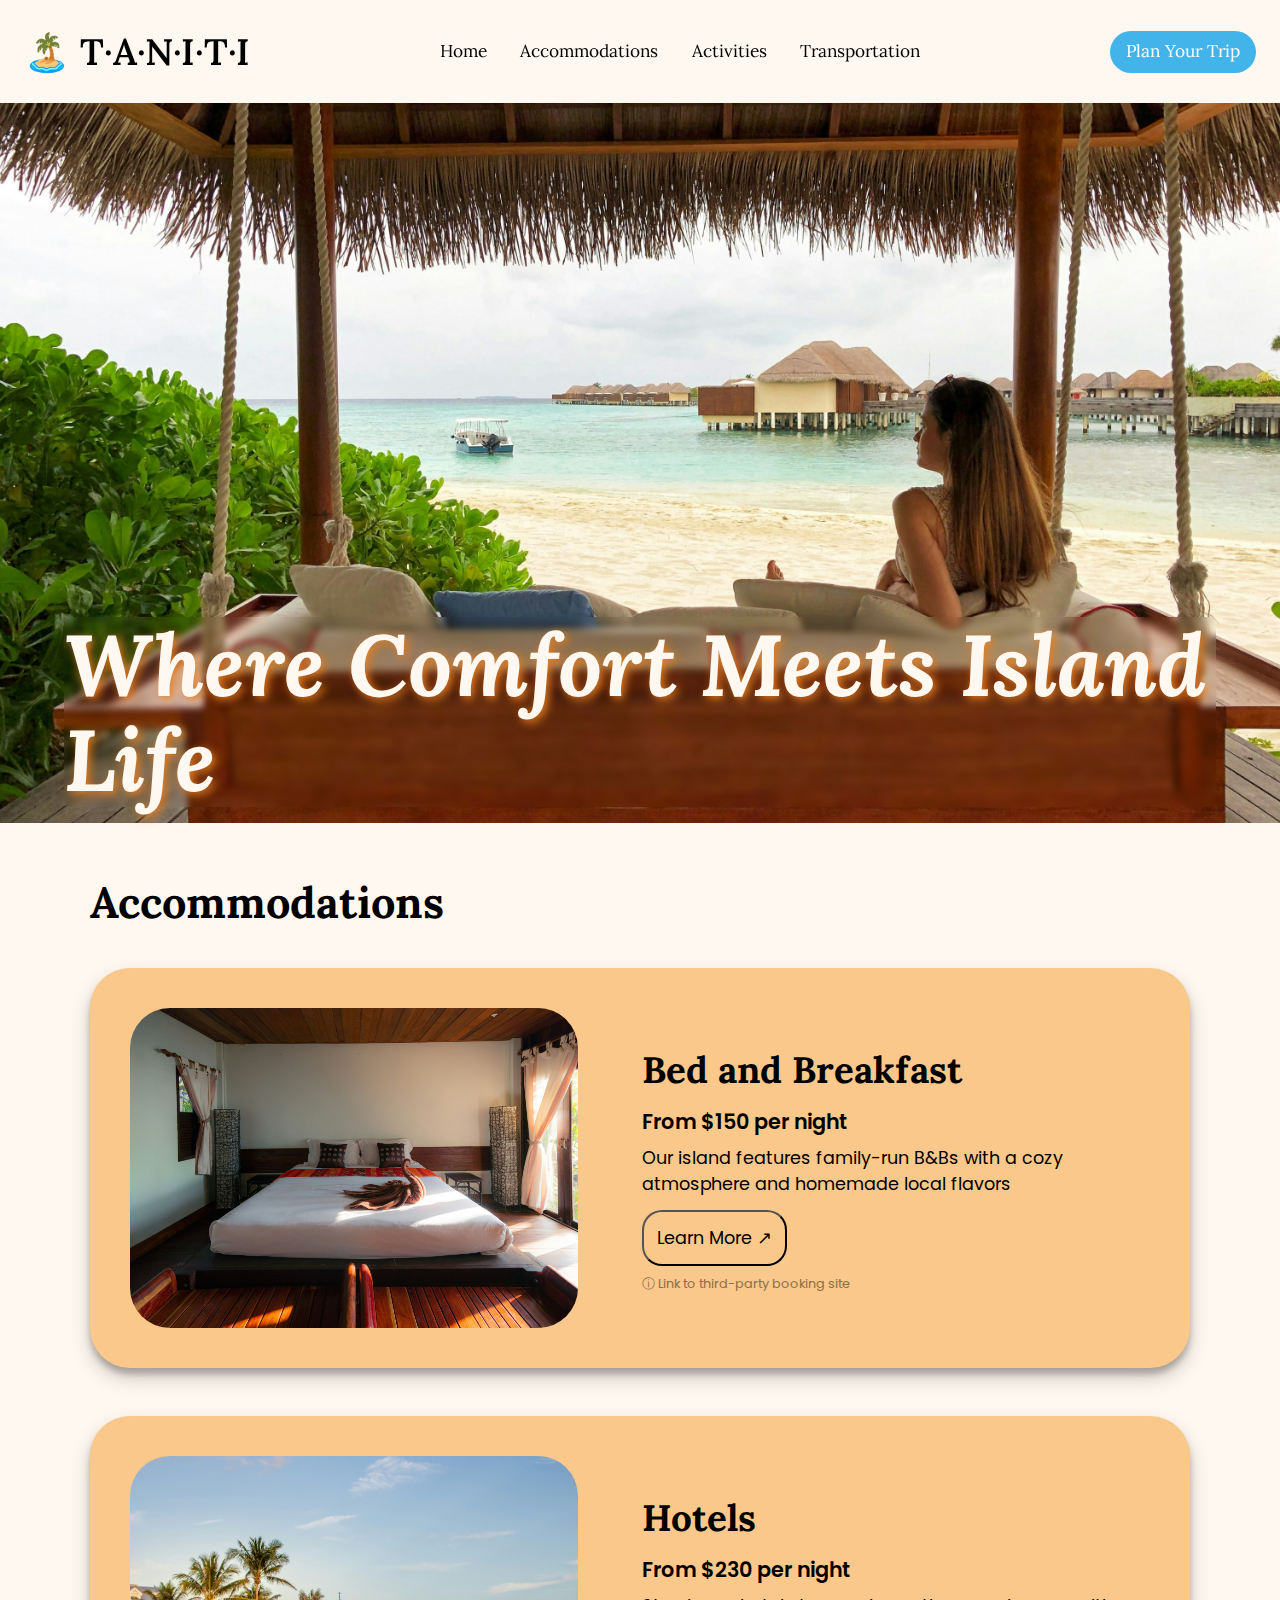
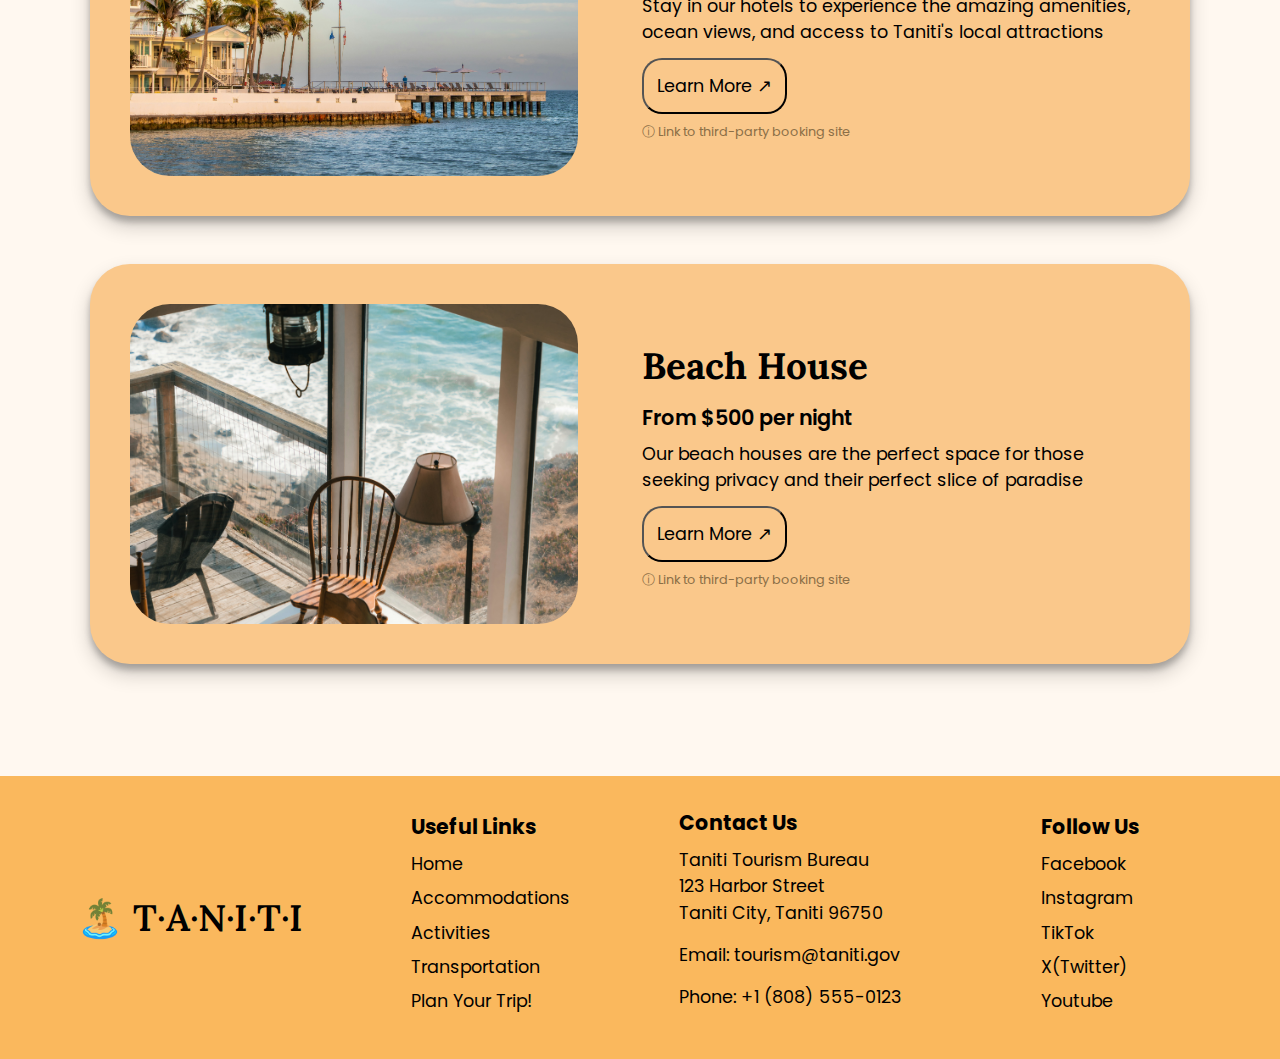
<file: accommodations.html>
<!DOCTYPE html>
<html lang="en">
<head>
    <meta charset="UTF-8">
    <meta name="viewport" content="width=device-width, initial-scale=1.0">
    <link rel="stylesheet" href="style.css" >
    <title>Taniti Accommodations</title>
</head>
<body>
    <nav>
        <div class="navbar-container">
            <a href="index.html"><div id="logo">🏝️ T&#183;A&#183;N&#183;I&#183;T&#183;I</div></a>
            <ul>
                <li><a href="index.html">Home</a></li>
                <li><a href="accommodations.html">Accommodations</a></li>
                <li><a href="activities.html">Activities</a></li>
                <li><a href="transportation.html">Transportation</a></li>
            </ul>
            <a href="booking.html"><button class="cta-nav">Plan Your Trip</button></a>
        </div>

        <div class="hamburger">&#9776;</div>
    </nav>

    <section class="hero accommo-hero">
        <div class="home-hero-content">
            <h1>Where Comfort Meets Island Life</h1>
        </div>
    </section>

    <section class="page-content">
        <h2>Accommodations</h2>

        <div class="accommo-cards page-cards">
            <img src="images/accommo-bb.jpg" alt="photo of a room with a bed and a window with sunglight streaming in">
            <div class="flex-accommo">
                <h3 class="card-heading">Bed and Breakfast</h3>
                <p class="subheading">From $150 per night</p>
                <p class="subtext">Our island features family-run B&Bs with a cozy atmosphere and homemade local flavors</p>
                <button class="page-button">Learn More &nearr;</button>
                <p class="disclaimer">&#9432; Link to third-party booking site</p>
            </div>
        </div>

        <div class="accommo-cards page-cards">
            <img src="images/accommo-hotel.jpg" alt="photo of a room with a bed and a window with sunglight streaming in">
            <div class="flex-accommo">
                <h3 class="card-heading">Hotels</h3>
                <p class="subheading">From $230 per night</p>
                <p class="subtext">Stay in our hotels to experience the amazing amenities, ocean views, and access to Taniti's local attractions</p>
                <button class="page-button">Learn More &nearr;</button>
                <p class="disclaimer">&#9432; Link to third-party booking site</p>
            </div>
        </div>


        <div class="accommo-cards page-cards">
            <img src="images/accommo-beach-house.jpg" alt="photo of a room with a bed and a window with sunglight streaming in">
            <div class="flex-accommo">
                <h3 class="card-heading">Beach House</h3>
                <p class="subheading">From $500 per night</p>
                <p class="subtext">Our beach houses are the perfect space for those seeking privacy and their perfect slice of paradise</p>
                <button class="page-button">Learn More &nearr;</button>
                <p class="disclaimer">&#9432; Link to third-party booking site</p>
            </div>
        </div>
    </section>

    <footer>
        <div class="footer-container">
            
            <div class="column">
                <div id="logo">🏝️ T&#183;A&#183;N&#183;I&#183;T&#183;I</div>
            </div>
            <div class="column">
                <h3>Useful Links</h3>
                <ul>
                    <li><a href="index.html">Home</a></li>
                    <li><a href="accommodations.html">Accommodations</a></li>
                    <li><a href="activities.html">Activities</a></li>
                    <li><a href="transportation.html">Transportation</a></li>
                    <li><a href="booking.html">Plan Your Trip!</a></li>
                </ul>
            </div>
            <div class="column">
                <h3>Contact Us</h3>
                <p class="footer-margin">
                    Taniti Tourism Bureau<br>
                    123 Harbor Street<br>
                    Taniti City, Taniti 96750
                </p>
                <p class="footer-margin">
                    Email: <a href="#">tourism@taniti.gov</a>
                </p>
                <p class="footer-margin">
                    Phone: +1 (808) 555-0123
                </p>
            </div>
            <div class="column">
                <h3>Follow Us</h3>
                <ul>
                    <li><a href="#">Facebook</a></li>
                    <li><a href="#">Instagram</a></li>
                    <li><a href="#">TikTok</a></li>
                    <li><a href="#">X(Twitter)</a></li>
                    <li><a href="#">Youtube</a></li>
                </ul>
            </div>
        </div>
    </footer>

    <script>
        const hamburger = document.querySelector('.hamburger');
        const navBarContainer = document.querySelector('.navbar-container');

        hamburger.addEventListener('click', () => {
            navBarContainer.classList.toggle('active');
        });
    </script>
</body>
</html>
</file>
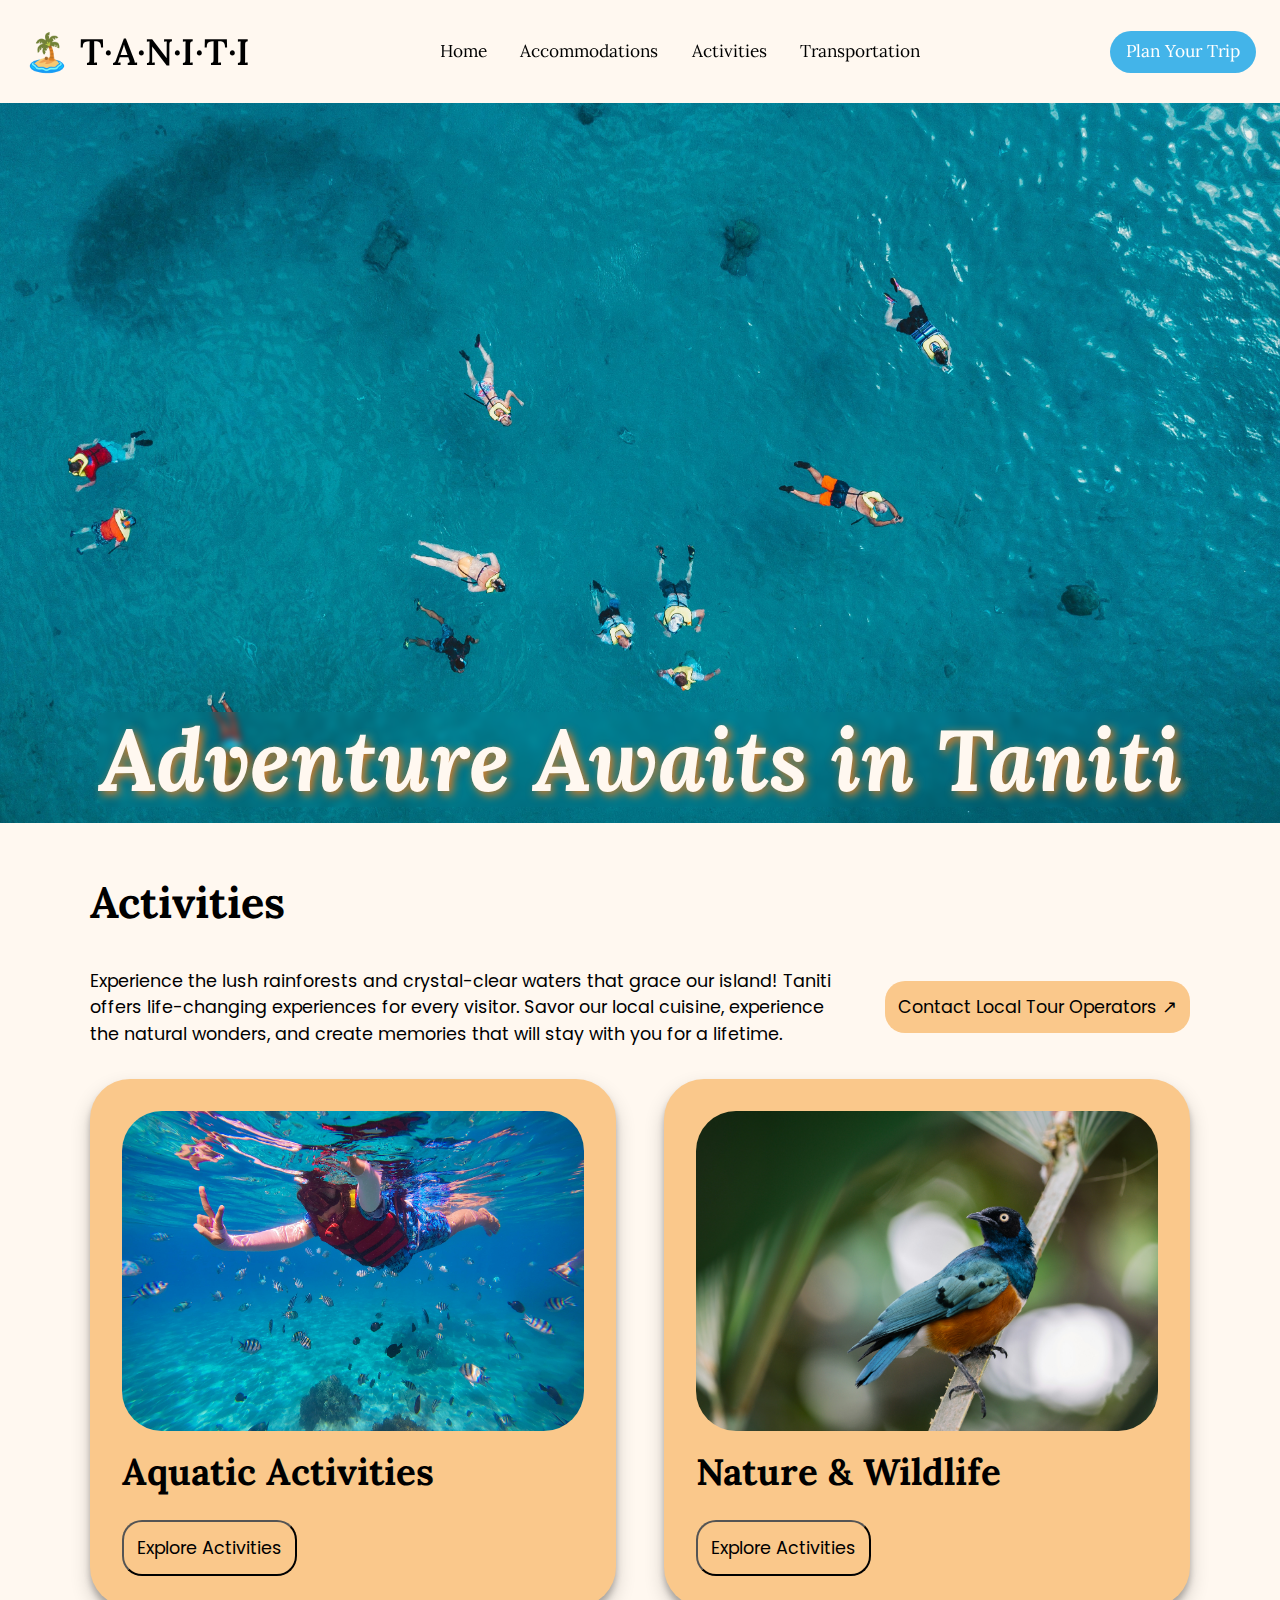
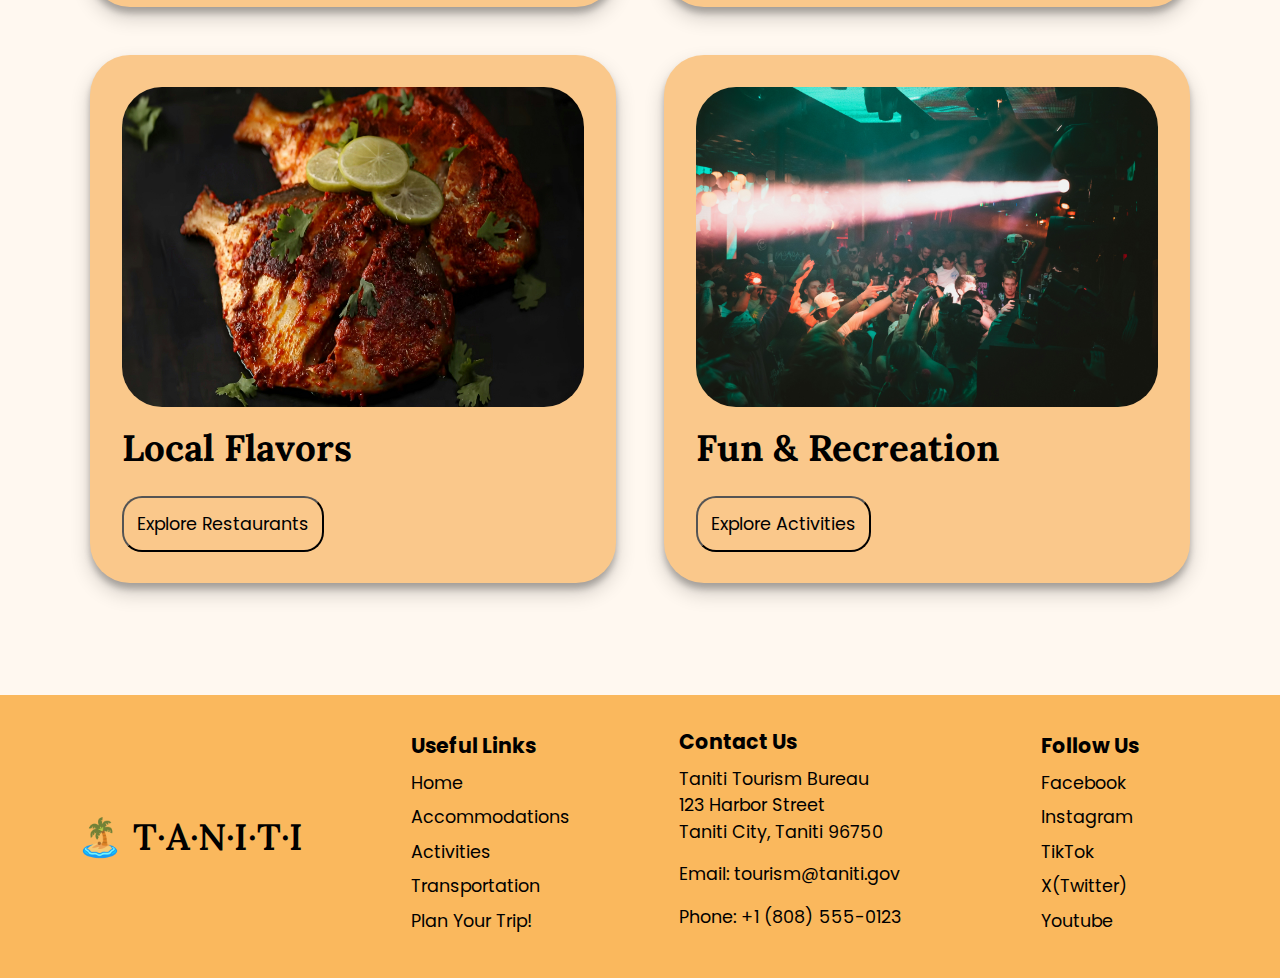
<file: activities.html>
<!DOCTYPE html>
<html lang="en">
<head>
    <meta charset="UTF-8">
    <meta name="viewport" content="width=device-width, initial-scale=1.0">
    <title>Activities</title>
    <link rel="stylesheet" href="style.css" >
</head>
<body>
    <nav>
        <div class="navbar-container">
            <a href="index.html"><div id="logo">🏝️ T&#183;A&#183;N&#183;I&#183;T&#183;I</div></a>
            <ul>
                <li><a href="index.html">Home</a></li>
                <li><a href="accommodations.html">Accommodations</a></li>
                <li><a href="activities.html">Activities</a></li>
                <li><a href="transportation.html">Transportation</a></li>
            </ul>

            <button class="cta-nav"><a href="booking.html">Plan Your Trip</a></button>
        </div>
        <div class="hamburger">&#9776;</div>
    </nav>

    <section class="hero act-hero">
        <div class="home-hero-content">
            <h1>Adventure Awaits in Taniti</h1>
        </div>
    </section>

    <section class="page-content">
        <h2>Activities</h2>
        <div class="intro-section">
            <p>Experience the lush rainforests and crystal-clear waters that grace our island! Taniti offers life-changing experiences for every visitor. Savor our local cuisine, experience the natural wonders, and create memories that will stay with you for a lifetime.</p>
            <button class="page-button act-button">Contact Local Tour Operators &nearr;</button>
        </div>

        <div class="act-grid-container">
            <div class="act-card page-cards">
                <img src="images/act-card-aqua.jpg" alt="person doing the 'peace' sign with their hands while snorkling underwater with fishes around them">
                <h3 class="card-heading">Aquatic Activities</h3>
                <button class="page-button">Explore Activities</button>
            </div>

            <div class="act-card page-cards">
                <img src="images/act-nature.jpg" alt="picture of a blue and light brown bird on a branch of a tropical plant">
                <h3 class="card-heading">Nature & Wildlife</h3>
                <button class="page-button">Explore Activities</button>
            </div>

            <div class="act-card page-cards">
                <img src="images/act-fish.jpg" alt="cooked fish with some limes and cilantro all, against a dark background">
                <h3 class="card-heading">Local Flavors</h3>
                <button class="page-button">Explore Restaurants</button>
            </div>

            <div class="act-card page-cards">
                <img src="images/act-fun.jpg" alt="crowd of people raising their hands up in a small, dimly lit area">
                <h3 class="card-heading">Fun & Recreation</h3>
                <button class="page-button">Explore Activities</button>
            </div>
        </div>
    </section>

    <footer>
        <div class="footer-container">
            
            <div class="column">
                <div id="logo">🏝️ T&#183;A&#183;N&#183;I&#183;T&#183;I</div>
            </div>
            <div class="column">
                <h3>Useful Links</h3>
                <ul>
                    <li><a href="index.html">Home</a></li>
                    <li><a href="accommodations.html">Accommodations</a></li>
                    <li><a href="activities.html">Activities</a></li>
                    <li><a href="transportation.html">Transportation</a></li>
                    <li><a href="booking.html">Plan Your Trip!</a></li>
                </ul>
            </div>
            <div class="column">
                <h3>Contact Us</h3>
                <p class="footer-margin">
                    Taniti Tourism Bureau<br>
                    123 Harbor Street<br>
                    Taniti City, Taniti 96750
                </p>
                <p class="footer-margin">
                    Email: <a href="#">tourism@taniti.gov</a>
                </p>
                <p class="footer-margin">
                    Phone: +1 (808) 555-0123
                </p>
            </div>
            <div class="column">
                <h3>Follow Us</h3>
                <ul>
                    <li><a href="#">Facebook</a></li>
                    <li><a href="#">Instagram</a></li>
                    <li><a href="#">TikTok</a></li>
                    <li><a href="#">X(Twitter)</a></li>
                    <li><a href="#">Youtube</a></li>
                </ul>
            </div>
        </div>
    </footer>

    <script>
        const hamburger = document.querySelector('.hamburger');
        const navBarContainer = document.querySelector('.navbar-container');

        hamburger.addEventListener('click', () => {
            navBarContainer.classList.toggle('active');
        });
    </script>
</body>
</html>
</file>
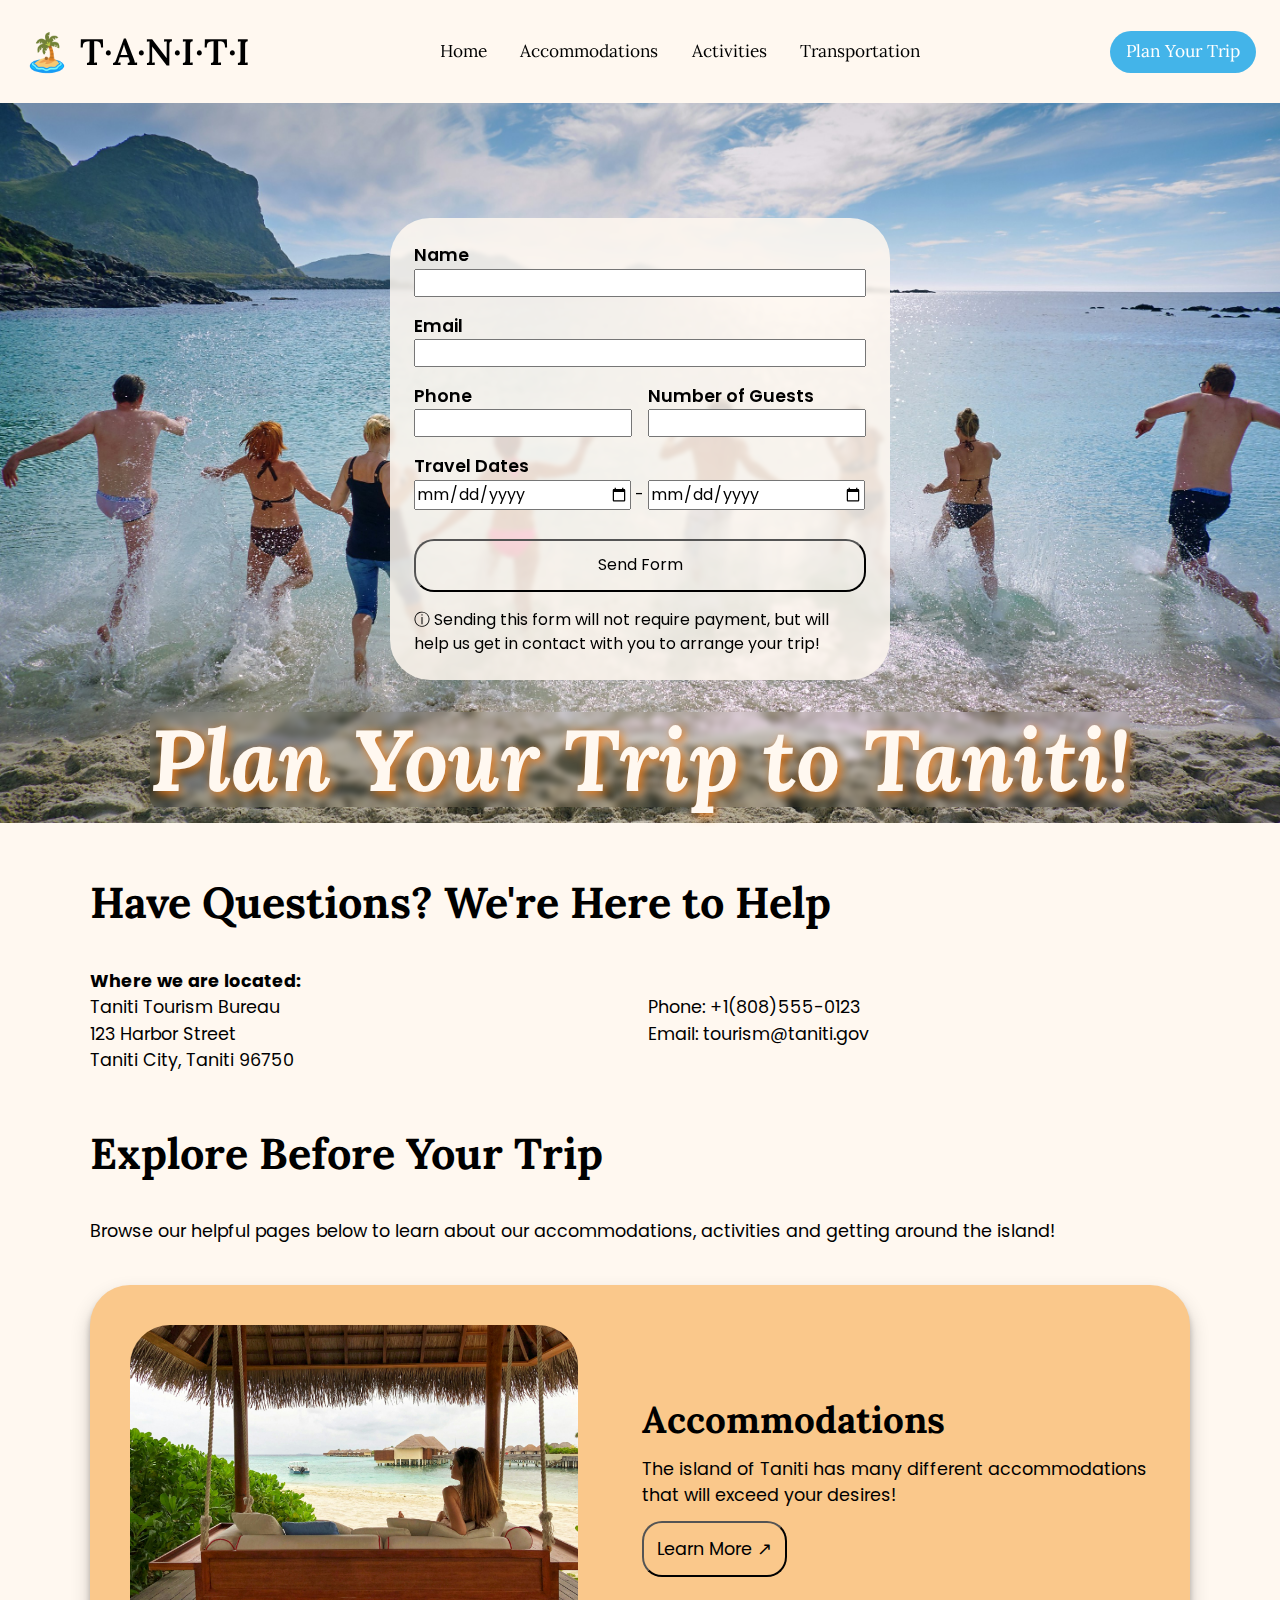
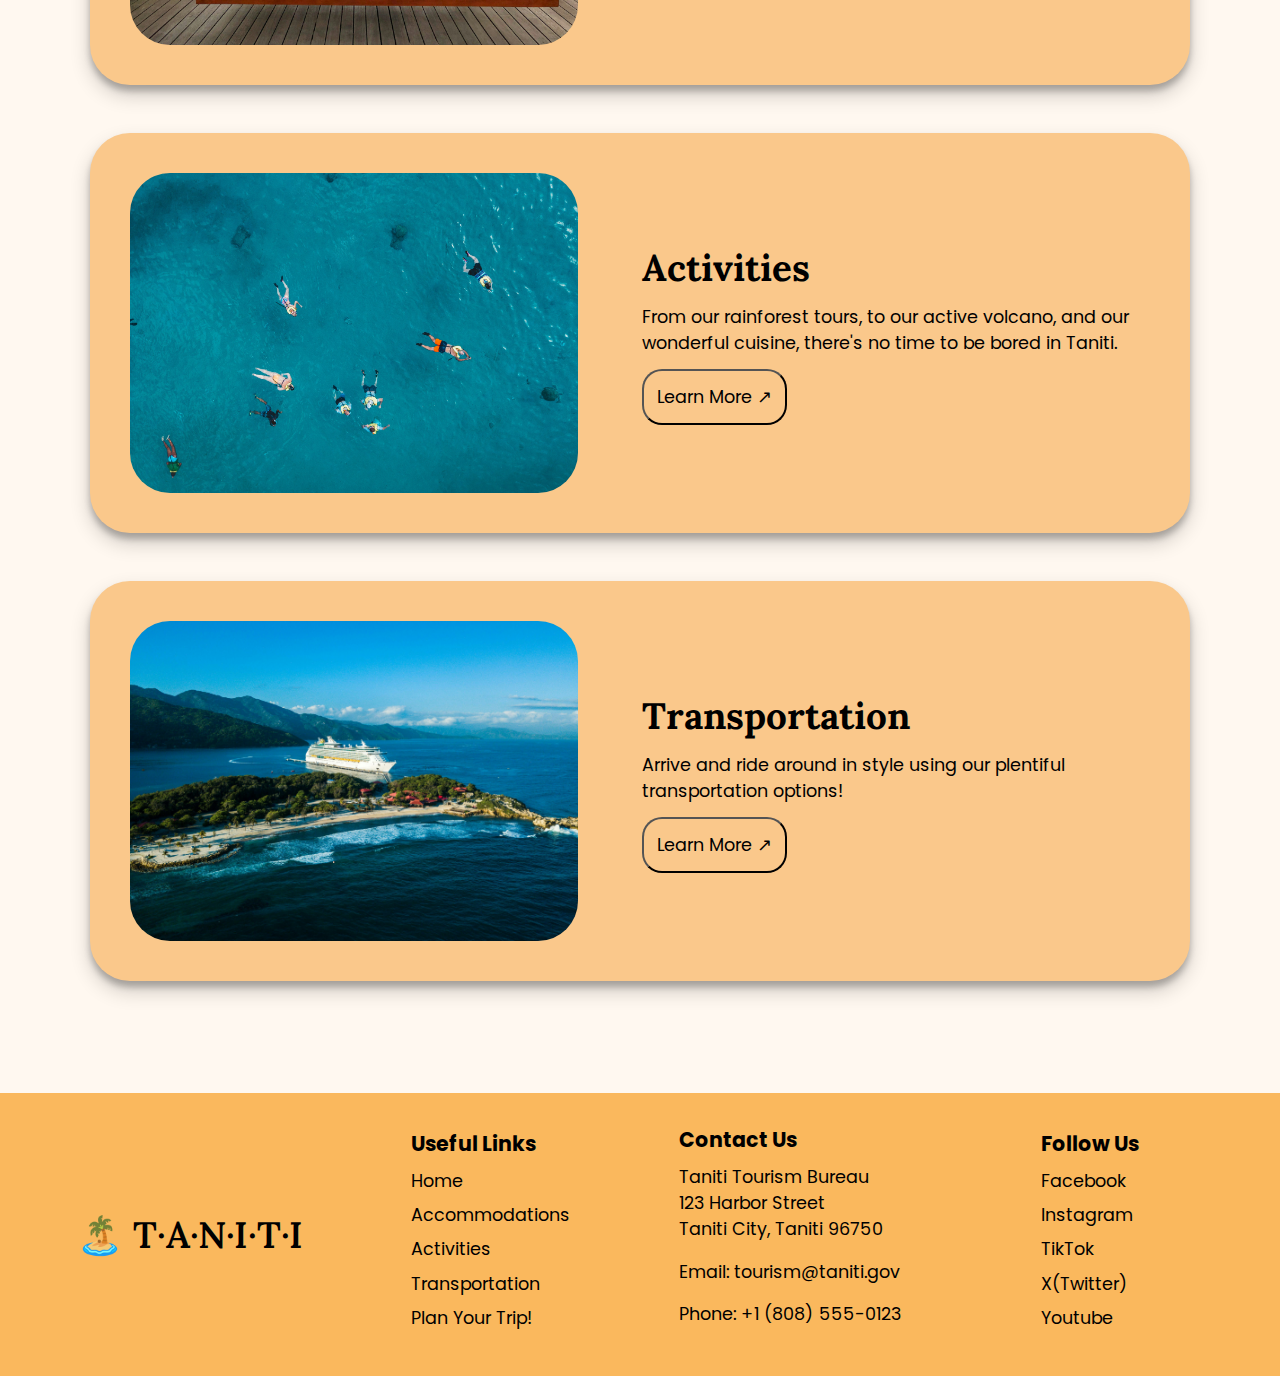
<file: booking.html>
<!DOCTYPE html>
<html lang="en">
<head>
    <meta charset="UTF-8">
    <meta name="viewport" content="width=device-width, initial-scale=1.0">
    <title>Book Your Trip!</title>
    <link rel="stylesheet" href="style.css" >
</head>
<body>
    <nav>
        <div class="navbar-container">
            <a href="index.html"><div id="logo">🏝️ T&#183;A&#183;N&#183;I&#183;T&#183;I</div></a>
            <ul>
                <li><a href="index.html">Home</a></li>
                <li><a href="accommodations.html">Accommodations</a></li>
                <li><a href="activities.html">Activities</a></li>
                <li><a href="transportation.html">Transportation</a></li>
            </ul>

            <a href="booking.html"><button class="cta-nav">Plan Your Trip</button></a>
        </div>
        <div class="hamburger">&#9776;</div>
    </nav>

    <section class="hero booking-hero">
        <form>
            <div class="form-group">
                <label for="name">Name</label><br>
                <input type="text" id="name" name="name"><br>
            </div>

            <div class="form-group">
                <label for="email">Email</label><br>
                <input type="email" id="email" name="email"><br>
            </div>

            <div class="form-group">
                <div class="grid-form">
                    <div>
                        <label for="phone">Phone</label><br>
                        <input type="tel" id="phone" name="phone"><br>            
                    </div>

                    <div>
                        <label for="guests">Number of Guests</label><br>
                        <input type="number" id="guests" name="guests"><br>            
                    </div>
                </div>
            </div>

            <div class="form-group">
                <label for="travel">Travel Dates</label><br>
                <input type="date" id="travel" name="travel"> - <input type="date" id="travel" name="travel"><br>
            </div>

            <button class="page-button" type="button" onclick="this.textContent='Request Sent!'; this.disabled=true;">Send Form</button>
            <p>&#9432; Sending this form will not require payment, but will help us get in contact with you to arrange your trip!</p>
        </form>
        <div class="home-hero-content">
            <h1>Plan Your Trip to Taniti!</h1>
        </div>
    </section>

    <section class="page-content">
        <h2>Have Questions? We're Here to Help</h2>
        <div class="grid-form">
            <div>
                <strong>Where we are located: </strong><br>
                    Taniti Tourism Bureau<br>
                    123 Harbor Street<br>
                    Taniti City, Taniti 96750
            </div>
            <div>
                <br>
                Phone: +1(808)555-0123<br>
                Email: tourism@taniti.gov
            </div>
        </div>

        <h2>Explore Before Your Trip</h2>
        <p class="margin-p-el">Browse our helpful pages below to learn about our accommodations, activities and getting around the island!</p>

        <div class="accommo-cards page-cards">
            <img src="images/accommo-hero.jpg" alt="woman sitting on a wide swing looking out at the ocean">
            <div class="flex-accommo">
                <h3 class="card-heading">Accommodations</h3>
                <p class="subtext">The island of Taniti has many different accommodations that will exceed your desires!</p>
                <a href="accommodations.html"><button class="page-button">Learn More &nearr;</button></a>
            </div>
        </div>

        <div class="accommo-cards page-cards">
            <img src="images/act-hero.jpg" alt="aerial view of many people swimming in blue ocean water with a turtle also in view to the side">
            <div class="flex-accommo">
                <h3 class="card-heading">Activities</h3>
                <p class="subtext">From our rainforest tours, to our active volcano, and our wonderful cuisine, there's no time to be bored in Taniti.</p>
                <a href="activities.html"><button class="page-button">Learn More &nearr;</button></a>
            </div>
        </div>

        <div class="accommo-cards page-cards">
            <img src="images/trans-hero.jpg" alt="cruise ship arriving to an island with greenery and beaches">
            <div class="flex-accommo">
                <h3 class="card-heading">Transportation</h3>
                <p class="subtext">Arrive and ride around in style using our plentiful transportation options!</p>
                <a href="transportation.html"><button class="page-button">Learn More &nearr;</button></a>
            </div>
        </div>


    </section>

    <footer>
        <div class="footer-container">
            
            <div class="column">
                <div id="logo">🏝️ T&#183;A&#183;N&#183;I&#183;T&#183;I</div>
            </div>
            <div class="column">
                <h3>Useful Links</h3>
                <ul>
                    <li><a href="index.html">Home</a></li>
                    <li><a href="accommodations.html">Accommodations</a></li>
                    <li><a href="activities.html">Activities</a></li>
                    <li><a href="transportation.html">Transportation</a></li>
                    <li><a href="booking.html">Plan Your Trip!</a></li>              
                </ul>
            </div>
            <div class="column">
                <h3>Contact Us</h3>
                <p class="footer-margin">
                    Taniti Tourism Bureau<br>
                    123 Harbor Street<br>
                    Taniti City, Taniti 96750
                </p>
                <p class="footer-margin">
                    Email: <a href="#">tourism@taniti.gov</a>
                </p>
                <p class="footer-margin">
                    Phone: +1 (808) 555-0123
                </p>
            </div>
            <div class="column">
                <h3>Follow Us</h3>
                <ul>
                    <li><a href="#">Facebook</a></li>
                    <li><a href="#">Instagram</a></li>
                    <li><a href="#">TikTok</a></li>
                    <li><a href="#">X(Twitter)</a></li>
                    <li><a href="#">Youtube</a></li>
                </ul>
            </div>
        </div>
    </footer>

    <script>
        const hamburger = document.querySelector('.hamburger');
        const navBarContainer = document.querySelector('.navbar-container');

        hamburger.addEventListener('click', () => {
            navBarContainer.classList.toggle('active');
        });
    </script>
</body>
</body>
</html>
</file>
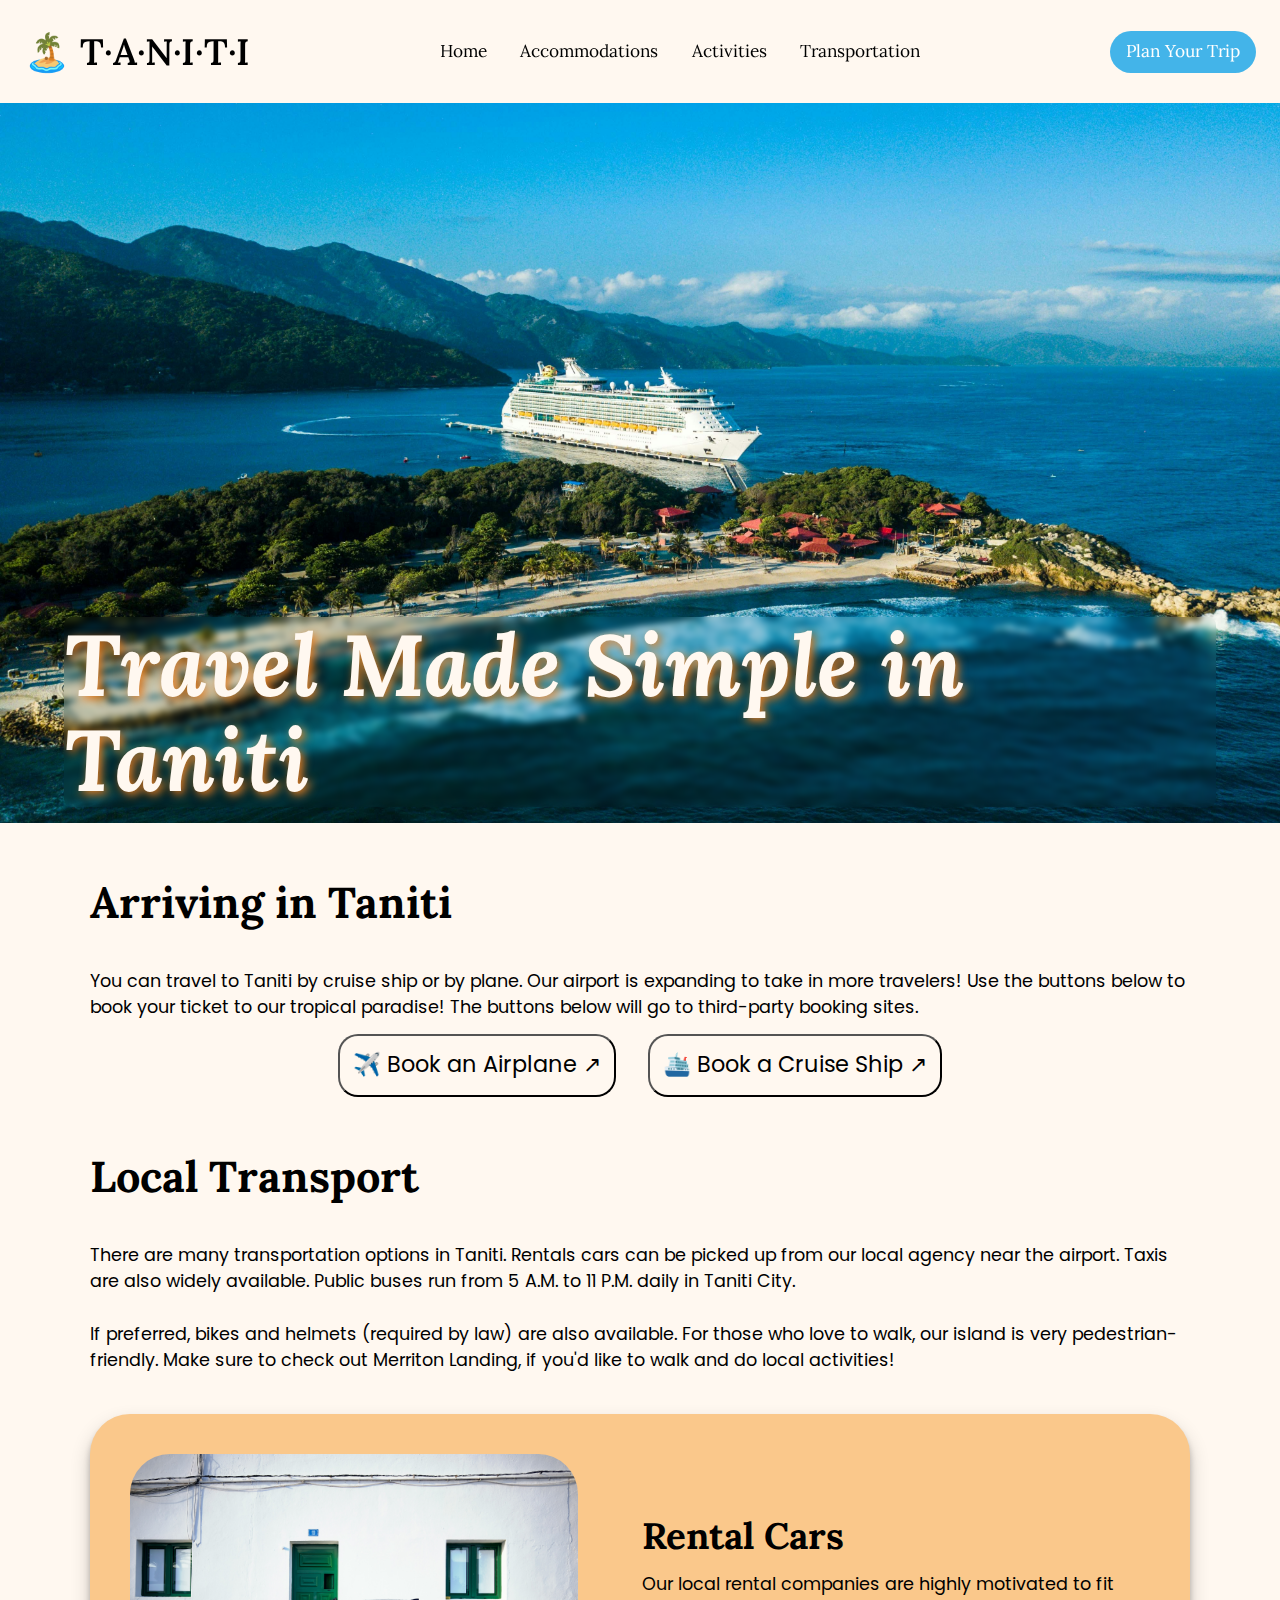
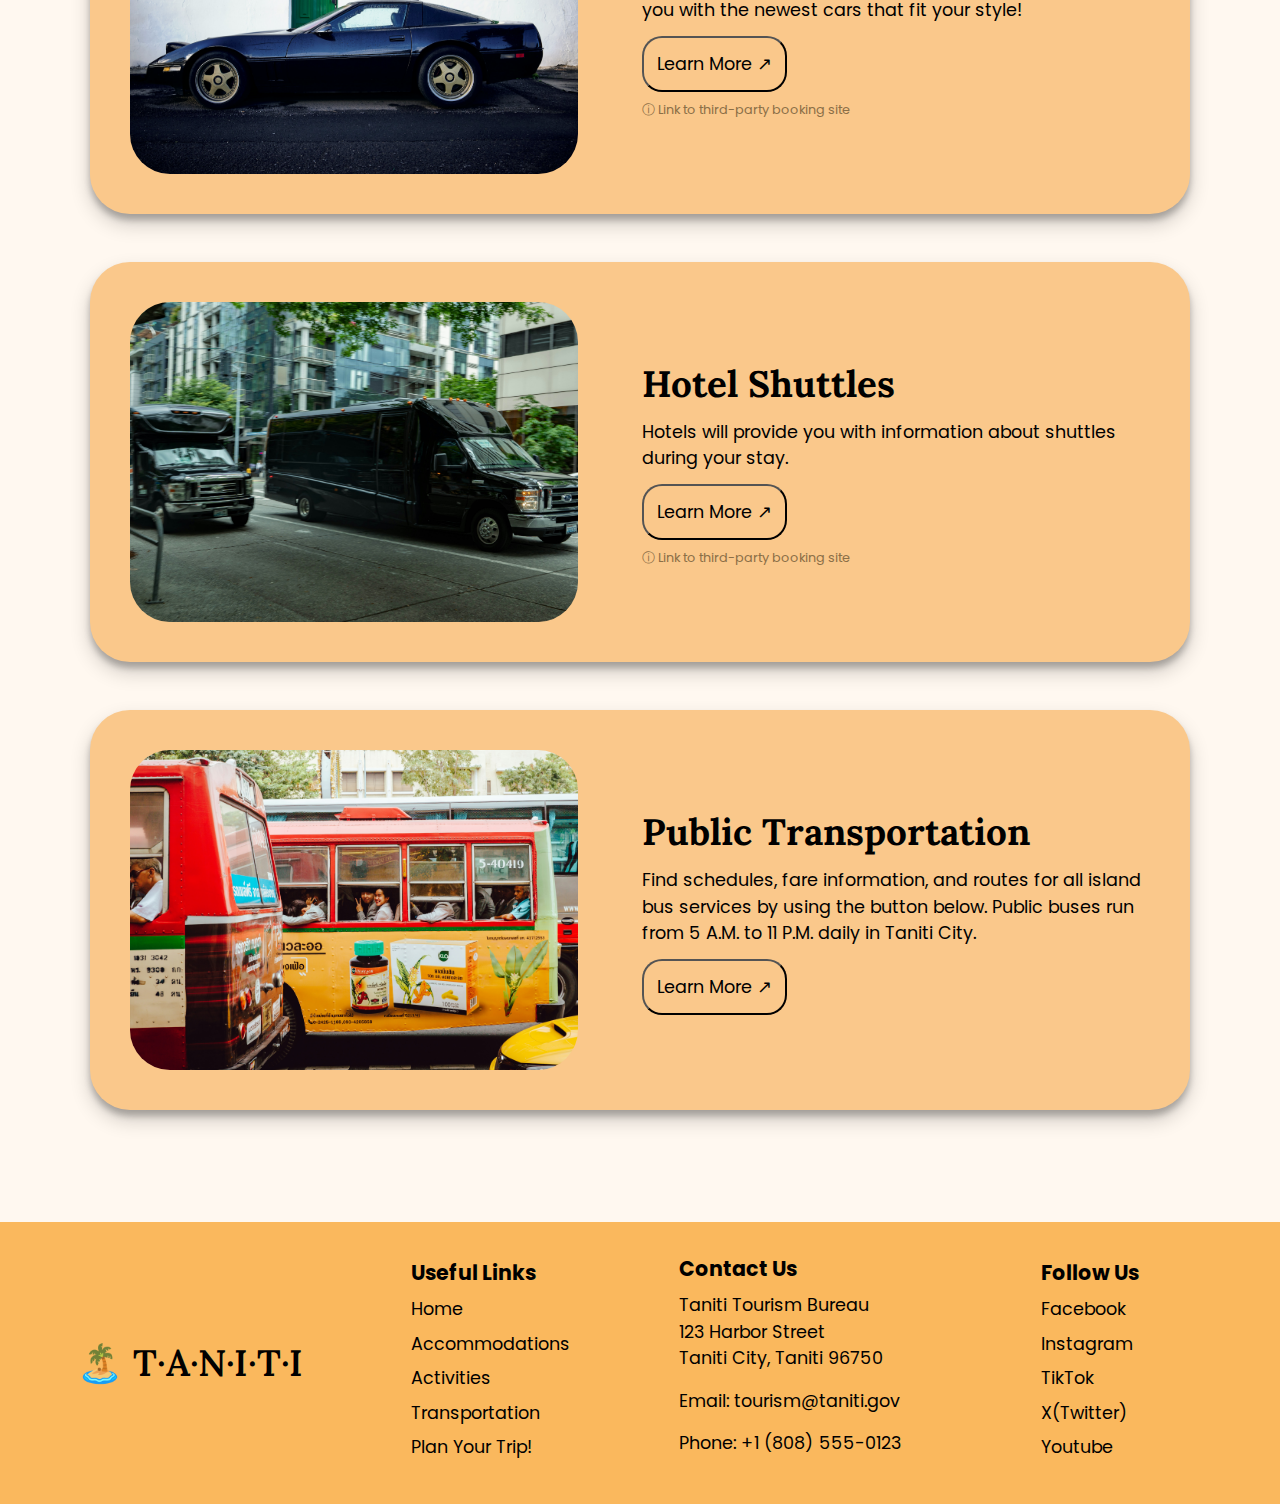
<file: transportation.html>
<!DOCTYPE html>
<html lang="en">
<head>
    <meta charset="UTF-8">
    <meta name="viewport" content="width=device-width, initial-scale=1.0">
    <title>Transportation</title>
    <link rel="stylesheet" href="style.css" >
</head>
<body>
    <nav>
        <div class="navbar-container">
            <a href="index.html"><div id="logo">🏝️ T&#183;A&#183;N&#183;I&#183;T&#183;I</div></a>
            <ul>
                <li><a href="index.html">Home</a></li>
                <li><a href="accommodations.html">Accommodations</a></li>
                <li><a href="activities.html">Activities</a></li>
                <li><a href="transportation.html">Transportation</a></li>
            </ul>
            <a href="booking.html"><button class="cta-nav">Plan Your Trip</button></a>
        </div>
        <div class="hamburger">&#9776;</div>
    </nav>

    <section class="hero trans-hero">
        <div class="home-hero-content">
            <h1>Travel Made Simple in Taniti</h1>
        </div>
    </section>

    <section class="page-content">
        <h2>Arriving in Taniti</h2>
        <p>You can travel to Taniti by cruise ship or by plane. Our airport is expanding to take in more travelers! Use the buttons below to book your ticket to our tropical paradise! The buttons below will go to third-party booking sites.</p>
        <div class="button-trans-flex">
            <button class="page-button">✈️ Book an Airplane &nearr;</button>
            <button class="page-button">🛳️ Book a Cruise Ship &nearr;</button>
        </div>

        <h2>Local Transport</h2>
        <p class="margin-p-el">There are many transportation options in Taniti. Rentals cars can be picked up from our local agency near the airport. Taxis are also widely available. Public buses run from 5 A.M. to 11 P.M. daily in Taniti City. <br><br>If preferred, bikes and helmets (required by law) are also available. For those who love to walk, our island is very pedestrian-friendly. Make sure to check out Merriton Landing, if you'd like to walk and do local activities!</p>

        <div class="accommo-cards page-cards">
            <img src="images/rental-car.jpg" alt="blue car against a white building with green doors and green window frames">
            <div class="flex-accommo">
                <h3 class="card-heading">Rental Cars</h3>
                <p class="subtext">Our local rental companies are highly motivated to fit you with the newest cars that fit your style!</p>
                <button class="page-button">Learn More &nearr;</button>
                <p class="disclaimer">&#9432; Link to third-party booking site</p>
            </div>
        </div>

        <div class="accommo-cards page-cards">
            <img src="images/transport-shuttle.jpg" alt="two shuttle cars driving down a road with white buildings around them">
            <div class="flex-accommo">
                <h3 class="card-heading">Hotel Shuttles</h3>
                <p class="subtext">Hotels will provide you with information about shuttles during your stay.</p>
                <button class="page-button">Learn More &nearr;</button>
                <p class="disclaimer">&#9432; Link to third-party booking site</p>
            </div>
        </div>

        <div class="accommo-cards page-cards">
            <img src="images/bus-transport.jpg" alt="people on red and yellow bus smiling and waving from inside the bus">
            <div class="flex-accommo">
                <h3 class="card-heading">Public Transportation</h3>
                <p class="subtext">Find schedules, fare information, and routes for all island bus services by using the button below. Public buses run from 5 A.M. to 11 P.M. daily in Taniti City.</p>
                <button class="page-button">Learn More &nearr;</button>
            </div>
        </div>
    </section>

    <footer>
        <div class="footer-container">
            
            <div class="column">
                <div id="logo">🏝️ T&#183;A&#183;N&#183;I&#183;T&#183;I</div>
            </div>
            <div class="column">
                <h3>Useful Links</h3>
                <ul>
                    <li><a href="index.html">Home</a></li>
                    <li><a href="accommodations.html">Accommodations</a></li>
                    <li><a href="activities.html">Activities</a></li>
                    <li><a href="transportation.html">Transportation</a></li>
                    <li><a href="booking.html">Plan Your Trip!</a></li>
                </ul>
            </div>
            <div class="column">
                <h3>Contact Us</h3>
                <p class="footer-margin">
                    Taniti Tourism Bureau<br>
                    123 Harbor Street<br>
                    Taniti City, Taniti 96750
                </p>
                <p class="footer-margin">
                    Email: <a href="#">tourism@taniti.gov</a>
                </p>
                <p class="footer-margin">
                    Phone: +1 (808) 555-0123
                </p>
            </div>
            <div class="column">
                <h3>Follow Us</h3>
                <ul>
                    <li><a href="#">Facebook</a></li>
                    <li><a href="#">Instagram</a></li>
                    <li><a href="#">TikTok</a></li>
                    <li><a href="#">X(Twitter)</a></li>
                    <li><a href="#">Youtube</a></li>
                </ul>
            </div>
        </div>
    </footer>

    <script>
        const hamburger = document.querySelector('.hamburger');
        const navBarContainer = document.querySelector('.navbar-container');

        hamburger.addEventListener('click', () => {
            navBarContainer.classList.toggle('active');
        });
    </script>
</body>
</html>
</file>
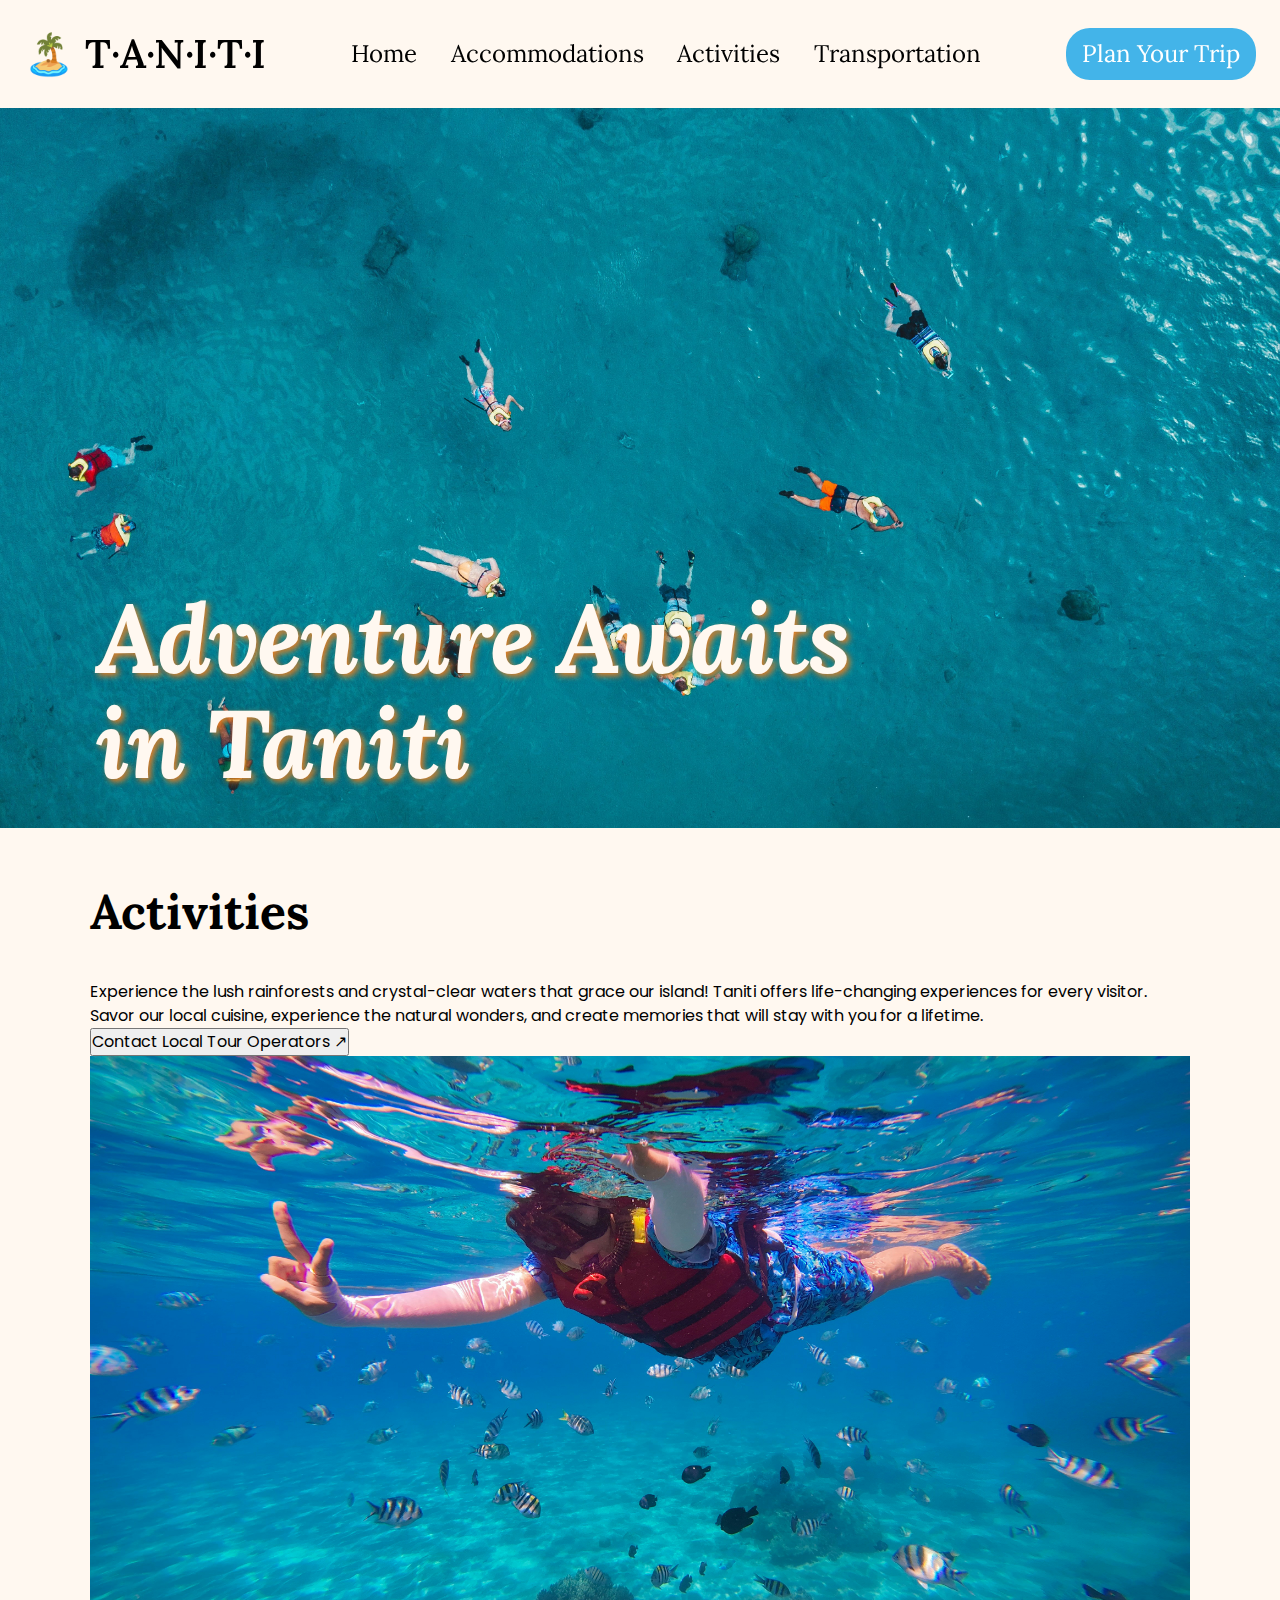
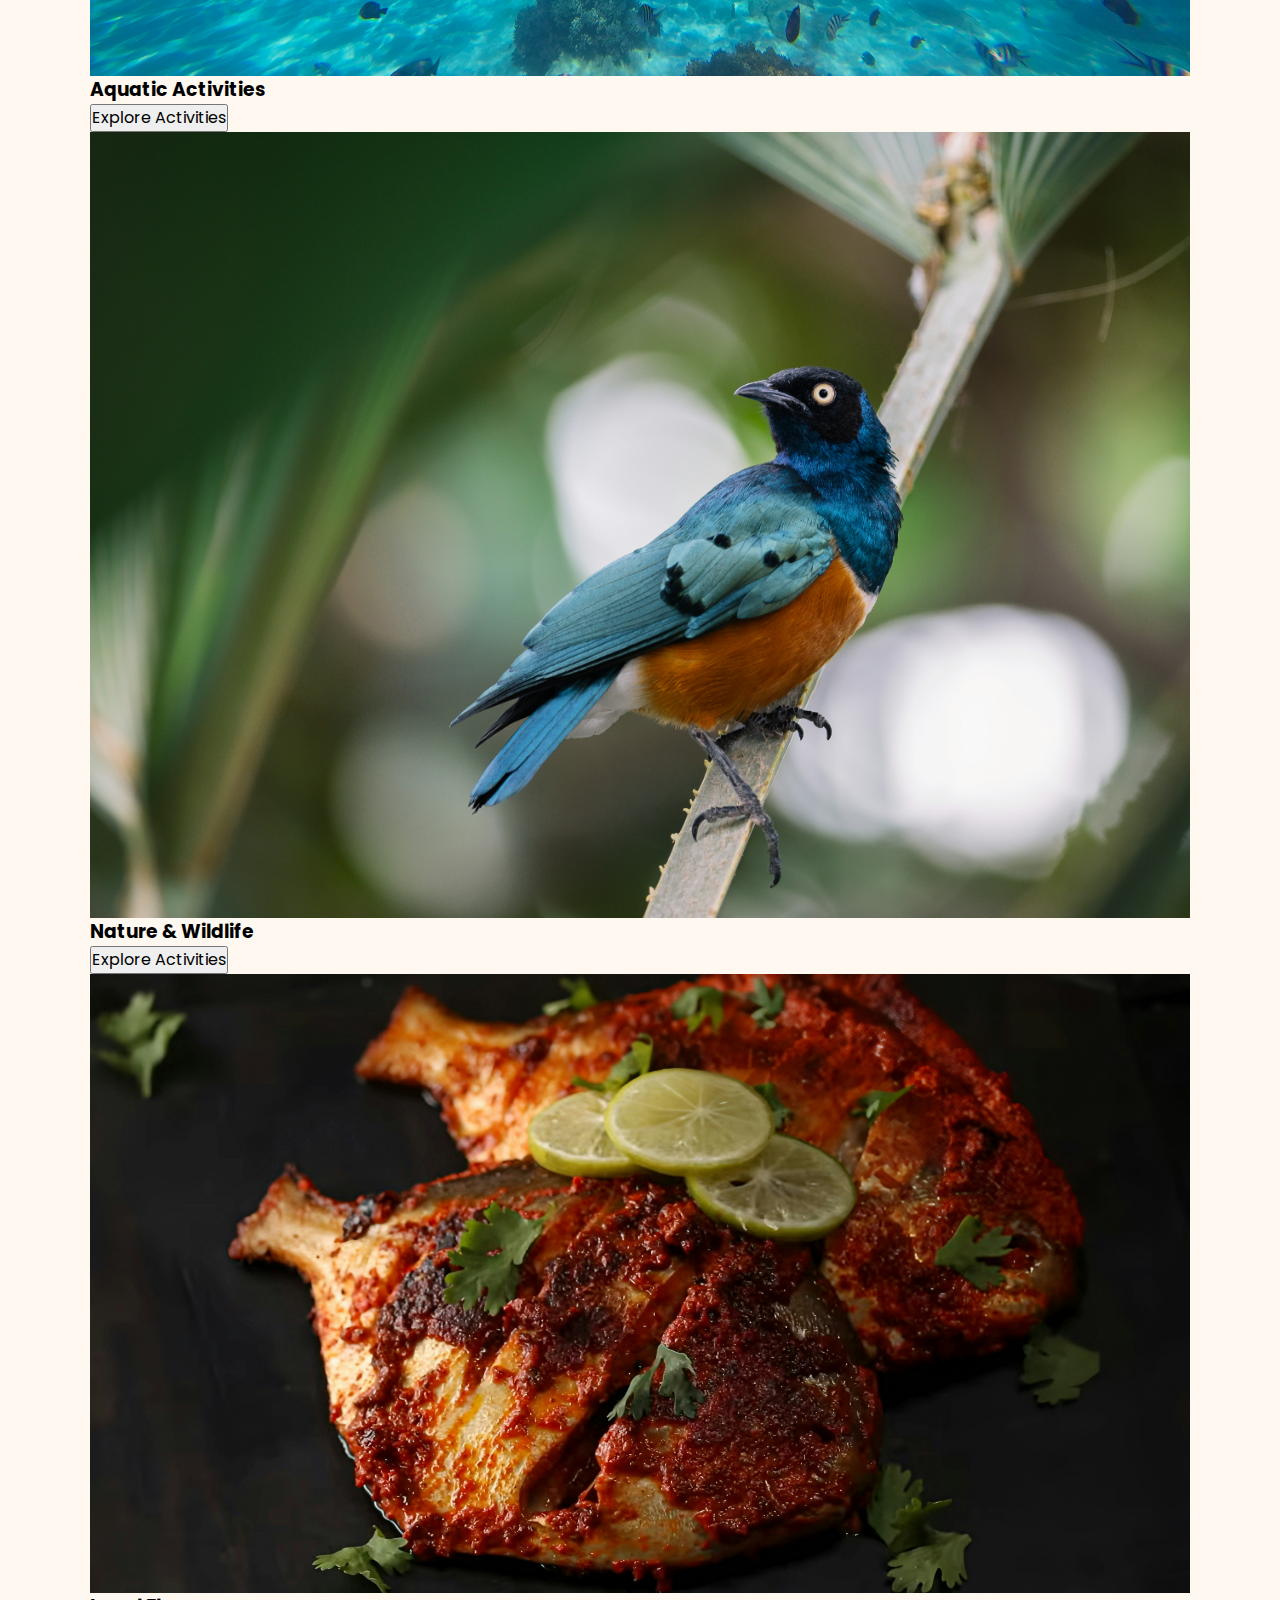
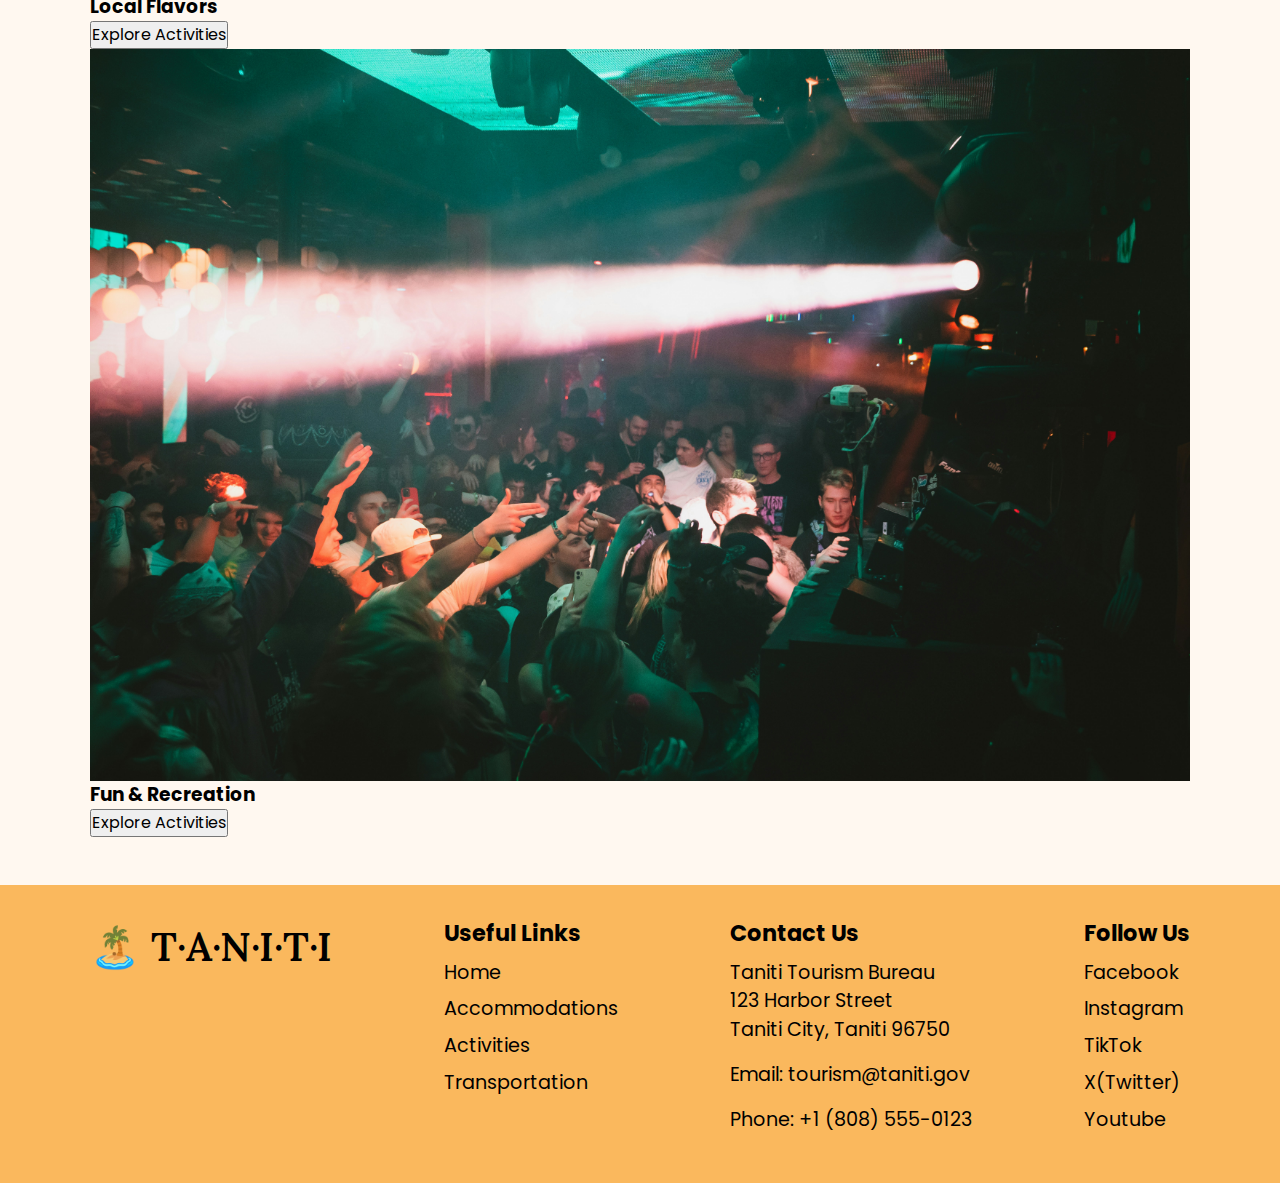
<file: travel-website/activities.html>
<!DOCTYPE html>
<html lang="en">
<head>
    <meta charset="UTF-8">
    <meta name="viewport" content="width=device-width, initial-scale=1.0">
    <title>Activities</title>
    <link rel="stylesheet" href="style.css" >
</head>
<body>
    <nav>
        <div id="logo">🏝️ T&#183;A&#183;N&#183;I&#183;T&#183;I</div>
        <ul>
            <li><a href="index.html">Home</a></li>
            <li><a href="accommodations.html">Accommodations</a></li>
            <li><a href="activities.html">Activities</a></li>
            <li><a href="#">Transportation</a></li>
        </ul>

        <button class="cta-nav">Plan Your Trip</button>
    </nav>

    <section class="hero act-hero">
        <div class="home-hero-content">
            <h1>Adventure Awaits in Taniti</h1>
        </div>
    </section>

    <section class="page-content">
        <h2>Activities</h2>
        <div class="intro-section">
            <p>Experience the lush rainforests and crystal-clear waters that grace our island! Taniti offers life-changing experiences for every visitor. Savor our local cuisine, experience the natural wonders, and create memories that will stay with you for a lifetime.</p>
            <button class="page-button act-button">Contact Local Tour Operators &nearr;</button>
        </div>

        <div class="act-grid-container">
            <div class="act-card page-cards">
                <img src="images/act-card-aqua.jpg" alt="person doing the 'peace' sign with their hands while snorkling underwater with fishes around them">
                <h3 class="card-heading">Aquatic Activities</h3>
                <button class="page-button">Explore Activities</button>
            </div>

            <div class="act-card page-cards">
                <img src="images/act-nature.jpg" alt="picture of a blue and light brown bird on a branch of a tropical plant">
                <h3 class="card-heading">Nature & Wildlife</h3>
                <button class="page-button">Explore Activities</button>
            </div>

            <div class="act-card page-cards">
                <img src="images/act-fish.jpg" alt="cooked fish with some limes and cilantro all, against a dark background">
                <h3 class="card-heading">Local Flavors</h3>
                <button class="page-button">Explore Activities</button>
            </div>

            <div class="act-card page-cards">
                <img src="images/act-fun.jpg" alt="crowd of people raising their hands up in a small, dimly lit area">
                <h3 class="card-heading">Fun & Recreation</h3>
                <button class="page-button">Explore Activities</button>
            </div>
        </div>
    </section>

    <footer>
        <div class="footer-container">
            
            <div class="column">
                <div id="logo">🏝️ T&#183;A&#183;N&#183;I&#183;T&#183;I</div>
            </div>
            <div class="column">
                <h3>Useful Links</h3>
                <ul>
                    <li><a href="index.html">Home</a></li>
                    <li><a href="accommodations.html">Accommodations</a></li>
                    <li><a href="activities.html">Activities</a></li>
                    <li><a href="#">Transportation</a></li>
                </ul>
            </div>
            <div class="column">
                <h3>Contact Us</h3>
                <p class="footer-margin">
                    Taniti Tourism Bureau<br>
                    123 Harbor Street<br>
                    Taniti City, Taniti 96750
                </p>
                <p class="footer-margin">
                    Email: <a href="#">tourism@taniti.gov</a>
                </p>
                <p class="footer-margin">
                    Phone: +1 (808) 555-0123
                </p>
            </div>
            <div class="column">
                <h3>Follow Us</h3>
                <ul>
                    <li><a href="#">Facebook</a></li>
                    <li><a href="#">Instagram</a></li>
                    <li><a href="#">TikTok</a></li>
                    <li><a href="#">X(Twitter)</a></li>
                    <li><a href="#">Youtube</a></li>
                </ul>
            </div>
        </div>
    </footer>
</body>
</html>
</file>
<file: style.css>
@import url('https://fonts.googleapis.com/css2?family=Lora:ital,wght@0,400..700;1,400..700&display=swap');
@import url('https://fonts.googleapis.com/css2?family=Poppins:ital,wght@0,100;0,200;0,300;0,400;0,500;0,600;0,700;0,800;0,900;1,100;1,200;1,300;1,400;1,500;1,600;1,700;1,800;1,900&display=swap');

* {
  margin: 0;
  padding: 0;
  box-sizing: border-box;
}

html, body {
  min-height: 100vh;
  line-height: 1.5;
  font-family: 'Poppins', sans-serif;
  font-size: 100%;
  background-color: #fff8f0;
}

img {
  display: block;
  max-width: 100%;
}

input, button, select, textarea {
  font: inherit;
}

ul, ol {
  list-style: none;
}

a {
  text-decoration: none;
  color: inherit;
}

nav {
    position: sticky;
    top: 0;
    background: rgba(255, 248, 240, 0.85);
    backdrop-filter: blur(10px);
    z-index: 100;
}

.navbar-container {
    display: flex;
    align-items: center;
    padding: 1.5rem;
    gap: 2.5rem;
    font-family: 'Lora', serif;
    font-size: clamp(1rem, 1.35vw, 1.5rem);
}

#logo {
    font-size: clamp(1.6rem, 5.4vw, 2.3rem);
    font-weight: 600;
    font-family: 'Lora', serif;
}

nav ul {
    display: flex;
    gap: 2.1rem;
    margin: 0 auto;
}

 nav ul li {
    text-shadow: none;
    transition: text-shadow 0.2s ease-in-out;
 }

 nav ul li:hover {
    text-shadow: 0 0 30px #43b4e9, 0 0 25px #43b4e9;
 }

.cta-nav {
    background-color: #43b4e9;
    transition: background-color 0.5s ease;
    border: none;
    color: #fff;
    padding: 0.5rem 1rem;
    border-radius: 1.5rem;
}

.cta-nav:hover {
    background-color: #3495c2;
    cursor: pointer;
    color: #fac88b;
}

.cta-nav:active {
    transform: translateY(1px);
}

.hamburger {
    display: none;
}

.hero {
    display: flex;
    flex-direction: column;
    height: 80vh;
    justify-content: flex-end;
    align-items: center;
    gap: 2rem;
    padding: 0 5%;
}

.home-hero {
    background-image: url('images/heroImage.jpg');
    background-size: cover;
    background-position: right center;
}

.home-hero-content {
    max-width: 1500px;
    border-radius: 8px;
    margin-bottom: 1rem;
    backdrop-filter: blur(3px);
}

.home-hero-content h1 {
    font-family: 'Lora', serif;
    font-size: clamp(2.3rem, 7.2vw, 5.4rem);
    line-height: 1.1;
    font-weight: 700;
    font-style: italic;
    color: #fff8f0;
    text-shadow: 3px 3px 10px #E67E22;
}

.page-content {
    max-width: 1100px;
    margin: 0 auto;
    font-size: clamp(0.9rem, 2.7vw, 1.1rem);
}

.page-content h2 {
    font-family: 'Lora', serif;
    font-size: clamp(1.8rem, 5.4vw, 2.7rem);
    margin: 3rem 0 2rem;
}

.card-container {
    display: grid;
    grid-template-columns: repeat(auto-fit, minmax(300px, 1fr));
    gap: 0.3rem;
}

.card {
    border-radius: 10px;
    height: 30rem;
    display: flex;
    padding: 1rem;
    flex-direction: column;
    justify-content: end;
    position: relative;
    z-index: 0;
    cursor: pointer;
    box-shadow: 0px 10px 20px rgba(0, 0, 0, 0.19), 0px 6px 6px rgba(0, 0, 0, 0.23)
}

.card::before {
    will-change: background-color;
    content: "";
    position: absolute;
    top: 0;
    bottom: 0;
    left: 0;
    right: 0;
    background-color: rgba(0, 0, 0, 0.2);
    z-index: 1;
    pointer-events: none;
    border-radius: 10px;
}

.card h3 {
    color: #fff;
    font-size: clamp(1.4rem, 4.5vw, 1.8rem);
    font-family: 'Lora', serif;
    position: relative;
    z-index: 2;
    text-shadow: 0 2px 8px rgba(0, 0, 0, 0.6)
}

.card-button {
    background-color: transparent;
    border: 1px solid #fff;
    color: #fff;
    align-self: flex-start;
    padding: 0.4rem;
    border-radius: 13px;
    position: relative;
    z-index: 2;
}

.hidden-text {
    will-change: opacity, max-height;
    color: #fff;
    margin-bottom: 0.5rem;
    position: relative;
    z-index: 2;
    opacity: 0;
    max-height: 0;
    visibility: hidden;
    overflow: hidden;
    transition: opacity 0.12s ease, max-height 0.12s ease, visibility 0s linear 0.12s;
}

.card:hover::before {
    background-color: rgba(0, 0, 0, 0.5);
}

.card:hover .hidden-text {
    opacity: 1;
    max-height: 70px;
    visibility: visible;
    transition: opacity 0.12s ease, max-height 0.12s ease, visibility 0s;
}

.rainforest-card {
    background-image: url('images/rainforest-home.jpg');
    background-size: cover;
    background-position: center bottom;
}

.beach-card {
    background-image: url('images/beach-home-card.jpg');
    background-size: cover;
    background-position: center center;
}

.amenities-card {
    background-image: url('images/amenities-home.jpg');
    background-size: cover;
    background-position: center center;
}

.divider-line {
    height: 0px;
    width: 100%;
    border-top: 10px solid #43b4e9;
    margin-bottom: 1rem;
}

.grid-container {
    display: grid;
    align-items: center;
    grid-template-columns: 1fr 1fr;
    margin-bottom: 1rem;
    cursor: pointer;
}

.target {
    transition: font-size 0.2s ease;
}

.left-grid {
    font-size: clamp(1.3rem, 4.5vw, 1.8rem);
    font-weight: 600;
}

.grid-container:hover .target {
    font-size: clamp(2rem, 7vw, 3.2rem);
}

.right-grid {
    font-size: clamp(1.1rem, 3.6vw, 1.4rem);
}

footer {
    background-color: #fab85d;
    padding: 2rem 0;
    margin-top: 7rem;
    font-size: clamp(0.8rem, 2.7vw, 1.1rem);
}

.footer-container {
    max-width: 1200px;
    margin: 0 auto;
    display: grid;
    grid-template-columns: repeat(auto-fit, minmax(270px, 1fr));
    place-items: center;
}

.footer-margin {
    margin-bottom: 1rem;
}

.column ul li, .column h3 {
    margin-bottom: 0.5rem;
}

footer a:hover {
    color: #43b4e9;
}

.accommo-hero {
    background-image: url('images/accommo-hero.jpg');
    background-size: cover;
    background-position: center center;
}

.accommo-cards {
    display: grid;
    grid-template-columns: auto 1fr;
    gap: 4rem;
    padding: 2.5rem;
    background-color: #fac88b;
    border-radius: 40px;
    margin-bottom: 3rem;
}

.page-cards {
    transition: transform 0.3s ease;
    box-shadow: 0px 10px 20px rgba(0, 0, 0, 0.19), 0px 6px 6px rgba(0, 0, 0, 0.23);
}

.page-cards:hover {
    transform: translateY(-10px);
    box-shadow: 0px 15px 30px rgba(0, 0, 0, 0.25), 0px 10px 10px rgba(0, 0, 0, 0.3);
}

.accommo-cards img {
    width: 28rem;
    height: 20rem;
    border-radius: 40px;
    object-fit: cover;
    object-position: center bottom;
}

.flex-accommo {
    display: flex;
    flex-direction: column;
    justify-content: center;
    flex: 0 0 500px;
}

.card-heading {
    font-size: clamp(1.5rem, 5.4vw, 2.3rem);
    font-family: 'Lora', serif;
    margin-bottom: 0.5rem;
}

.flex-accommo > .subheading {
    font-size: clamp(1rem, 3.6vw, 1.3rem);
    font-weight: 600;
    margin-bottom: 0.5rem;
}

.page-button {
    align-self: flex-start;
    padding: 0.8rem;
    border-radius: 20px;
    background-color: transparent;
    margin-top: 0.8rem;
    cursor: pointer;
    transition: color 0.3s ease;
}

.page-button:hover {
    background-color: #3495c2;
    color: #fac88b;
}

.disclaimer {
    font-size: clamp(0.7rem, 2.3vw, 0.8rem);
    color: #8b6f47;
    margin-top: 0.5rem;
}

.act-hero {
    background-image: url('images/act-hero.jpg');
    background-size: cover;
    background-position: center center;
}

.intro-section {
    display: flex;
    gap: 3rem;
    align-items: center;
    margin-bottom: 2rem;
}

.intro-section p {
    flex: 1 1 400px;
}

.act-grid-container {
    display: grid;
    grid-template-columns: repeat(auto-fill, minmax(400px, 1fr));
    gap: 3rem;
}

.act-card {
    background-color: #fac88b;
    border-radius: 40px;
    height: 33rem;
    padding: 2rem;
}

.act-card img {
    border-radius: 40px;
    margin-bottom: 0.8rem;
    width: 34rem;
    height: 20rem;
}

.act-button {
    background-color: #fac88b;
    border: none;
}

.trans-hero {
    background-image: url('images/trans-hero.jpg');
    background-size: cover;
    background-position: center center;
}

.button-trans-flex {
    display: flex;
    gap: 2rem;
    justify-content: center;
    align-items: center;
    font-size: clamp(1.1rem, 3.6vw, 1.4rem);
}

.margin-p-el {
    margin-bottom: 2.5rem;
}

.booking-hero {
    background-image: url('images/booking-hero.jpg');
    background-size: cover;
    background-position: center center;
}

form {
    background: rgba(255, 248, 240, 0.85);
    backdrop-filter: blur(2px);
    display: grid;
    gap: 1rem;
    padding: 1.5rem;
    border-radius: 40px;
    max-width: 500px;
}

input {
    width: 100%;
}

.grid-form {
    display: grid;
    grid-template-columns: 1fr 1fr;
    gap: 1rem;
}

.form-group label {
    font-weight: 600;
    font-size: clamp(0.9rem, 2.8vw, 1.1rem);
}


#travel {
    max-width: 48%;
}

.page-button:disabled {
    background-color: #ccc;
    color: #666;
    cursor: not-allowed;
    opacity: 0.6;
}

@media (max-width: 992px) {

    .card-button,
    .page-button,
    .cta-nav,
    nav ul li a {
        min-height: 44px;
        display: inline-flex;
        align-items: center;
        justify-content: center;
        padding: 0.6rem 1rem;
    }
    nav {
        flex-wrap: wrap;
        gap: 1rem;
        padding: 1rem;
        position: relative;
    }

    nav ul {
        gap: 1rem;
        width: 100%;
        justify-content: center;
    }

    .cta-nav {
        width: 100%;
        text-align: center;
    }

    .navbar-container {
        display: none;
        flex-direction: column;
        width: 100%;
        background: rgba(255, 248, 240, 0.98);
        position: absolute;
        top: 100%;
        left: 0;
        padding: 1rem;
        box-shadow: 0 4px 6px rgba(0, 0, 0, 0.1);
        z-index: 99;
    }

    .navbar-container.active {
        display: flex;
    }

    .navbar-container ul {
        flex-direction: column;
    }

    .hamburger {
        display: block;
        font-size: 3rem;
        text-align: center;
        padding: 0 1rem;
    }  

    .hero {
        height: 60vh;
        min-height: 400px;
    }

    .home-hero-content {
        padding: 1rem;
    }

    .page-content {
        padding: 0 1.5rem;
    }

    .card-container {
        grid-template-columns: 1fr;
        gap: 1rem;
    }

    .card {
        height: 25rem;
    }

    .hidden-text {
        opacity: 1;
        max-height: 100px;
        visibility: visible;
    }

    .card::before {
        background-color: rgba(0, 0, 0, 0.5);
    }

    .grid-container {
        grid-template-columns: 1fr;
        gap: 0.5rem;
    }

    .footer-container {
        grid-template-columns: 1fr;
        gap: 2rem;
        text-align: center;
        padding: 0 1rem;
    }

    footer {
        margin-top: 4rem;
    }

    .accommo-cards {
        grid-template-columns: 1fr;
        gap: 1.5rem;
        padding: 1.5rem;
        border-radius: 20px;
        margin-bottom: 2rem;
    }

    .accommo-cards img {
        width: 100%;
        height: auto;
        min-height: 200px;
        border-radius: 20px;
    }

    .flex-accommo {
        flex: 1 1 auto;
    }

    .intro-section {
        flex-direction: column;
        gap: 0.4rem;
    }

    .intro-section p {
        flex: 1;
    }

    .act-grid-container {
        grid-template-columns: 1fr;
        gap: 2rem;
    }

    .act-card {
        height: auto;
        padding: 1.5rem;
        border-radius: 20px;
    }

    .act-card img {
        width: 100%;
        height: auto;
        min-height: 200px;
        border-radius: 20px;
    }

    .button-trans-flex {
        flex-direction: column;
        gap: 1rem;
    }

    .booking-hero {
        height: auto;
        min-height: 100vh;
        padding: 2rem 1.5rem;
        justify-content: center;
    }

    form {
        max-width: 100%;
        padding: 1.5rem;
        border-radius: 20px;
    }

    .grid-form {
        grid-template-columns: 1fr;
    }

    #travel {
        max-width: 100%;
    }
}
</file>
<file: travel-website/style.css>
@import url('https://fonts.googleapis.com/css2?family=Lora:ital,wght@0,400..700;1,400..700&display=swap');
@import url('https://fonts.googleapis.com/css2?family=Poppins:ital,wght@0,100;0,200;0,300;0,400;0,500;0,600;0,700;0,800;0,900;1,100;1,200;1,300;1,400;1,500;1,600;1,700;1,800;1,900&display=swap');

* {
  margin: 0;
  padding: 0;
  box-sizing: border-box;
}

html, body {
  min-height: 100vh;
  line-height: 1.5;
  font-family: 'Poppins', sans-serif;
  font-size: 100%;
  background-color: #fff8f0;
}

img {
  display: block;
  max-width: 100%;
}

input, button, textarea {
  font: inherit;
}

ul, ol {
  list-style: none;
}

a {
  text-decoration: none;
  color: inherit;
}

nav {
    display: flex;
    align-items: center;
    padding: 1.5rem;
    gap: 2.5rem;
    font-family: 'Lora', serif;
    font-size: 1.5rem;
    position: sticky;
    top: 0;
    background: rgba(255, 248, 240, 0.85);
    backdrop-filter: blur(10px);
    z-index: 100;
}

#logo {
    font-size: 2.5rem;
    font-weight: 600;
    font-family: 'Lora', serif;
}

nav ul {
    display: flex;
    gap: 2.1rem;
    margin: 0 auto;
}

.cta-nav {
    background-color: #43b4e9;
    transition: background-color 0.5s ease;
    border: none;
    color: #fff;
    padding: 0.5rem 1rem;
    border-radius: 1.5rem;
}

.cta-nav:hover {
    background-color: #3495c2;
    cursor: pointer;
    color: #fac88b;
}

.cta-nav:active {
    transform: translateY(1px);
}

.hero {
    display: flex;
    height: 80vh;
    align-items: flex-end;
    padding: 0 5%;
}

.home-hero {
    background-image: url('images/heroImage.jpg');
    background-size: cover;
    background-position: right center;
}

.home-hero-content {
    max-width: 900px;
    border-radius: 8px;
    padding: 2rem;
    font-size: 1.2rem;
}

.home-hero-content h1 {
    font-family: 'Lora', serif;
    font-size: 6rem;
    line-height: 1.1;
    font-weight: 700;
    font-style: italic;
    color: #fff8f0;
    text-shadow: 3px 3px 6px #E67E22;
    letter-spacing: -0.02em;
}

.page-content {
    max-width: 1100px;
    margin: 0 auto;
}

.page-content h2 {
    font-family: 'Lora', serif;
    font-size: 3rem;
    margin: 3rem 0 2rem;
}

.card-container {
    display: flex;
    gap: 1.8rem;
}

.card {
    border-radius: 10px;
    width: 25rem;
    height: 30rem;
    display: flex;
    padding: 1rem;
    flex-direction: column;
    justify-content: end;
    position: relative;
    z-index: 0;
    cursor: pointer;
    box-shadow: 0px 10px 20px rgba(0, 0, 0, 0.19), 0px 6px 6px rgba(0, 0, 0, 0.23)
}

.card::before {
    will-change: background-color;
    content: "";
    position: absolute;
    top: 0;
    bottom: 0;
    left: 0;
    right: 0;
    background-color: rgba(0, 0, 0, 0.2);
    z-index: 1;
    pointer-events: none;
    border-radius: 10px;
}

.card h3 {
    color: #fff;
    font-size: 2rem;
    font-family: 'Lora', serif;
    position: relative;
    z-index: 2;
    text-shadow: 0 2px 8px rgba(0, 0, 0, 0.6)
}

.card button {
    background-color: transparent;
    border: 1px solid #fff;
    color: #fff;
    align-self: flex-start;
    padding: 0.4rem;
    border-radius: 13px;
    position: relative;
    z-index: 2;
    font-size: 1.2rem;
}

.hidden-text {
    will-change: opacity, max-height;
    color: #fff;
    font-size: 1.1rem;
    margin-bottom: 0.5rem;
    position: relative;
    z-index: 2;
    opacity: 0;
    max-height: 0;
    visibility: hidden;
    overflow: hidden;
    transition: opacity 0.12s ease, max-height 0.12s ease, visibility 0s linear 0.12s;
}

.card:hover::before {
    background-color: rgba(0, 0, 0, 0.5);
}

.card:hover .hidden-text {
    opacity: 1;
    max-height: 70px;
    visibility: visible;
    transition: opacity 0.12s ease, max-height 0.12s ease, visibility 0s;
}

.rainforest-card {
    background-image: url('images/rainforest-home.jpg');
    background-size: cover;
    background-position: center bottom;
}

.beach-card {
    background-image: url('images/beach-home-card.jpg');
    background-size: cover;
    background-position: center center;
}

.amenities-card {
    background-image: url('images/amenities-home.jpg');
    background-size: cover;
    background-position: center center;
}

.divider-line {
    height: 0px;
    width: 100%;
    border-top: 10px solid #43b4e9;
    margin-bottom: 1rem;
}

.grid-container {
    display: grid;
    align-items: center;
    grid-template-columns: 1fr 1fr;
    margin-bottom: 1rem;
    cursor: pointer;
}

.target {
    transition: font-size 0.3s ease;
}

.left-grid {
    font-size: 2rem;
    font-weight: 600;
}

.grid-container:hover .target {
    font-size: 3.2rem;
}

.right-grid {
    font-size: 1.5rem;
}

footer {
    background-color: #fab85d;
    padding: 2rem 0;
    margin-top: 3rem;
    font-size: 1.2rem;
}

.footer-container {
    flex: 1;
    max-width: 1100px;
    margin: 0 auto;
    display: flex;
    justify-content: space-between;
    align-items: flex-start;
}

.footer-margin {
    margin-bottom: 1rem;
}

.column ul li, .column h3 {
    margin-bottom: 0.5rem;
}

footer a:hover {
    color: #43b4e9;
}

.accommo-hero {
    background-image: url('images/accommo-hero.jpg');
    background-size: cover;
    background-position: center center;
}

.accommo-cards {
    display: flex;
    gap: 4rem;
    padding: 2.5rem;
    background-color: #fac88b;
    border-radius: 40px;
    margin-bottom: 3rem;
    transition: transform 0.3s ease;
    box-shadow: 0px 10px 20px rgba(0, 0, 0, 0.19), 0px 6px 6px rgba(0, 0, 0, 0.23);
}

.accommo-cards:hover {
    transform: translateY(-10px);
    box-shadow: 0px 15px 30px rgba(0, 0, 0, 0.25), 0px 10px 10px rgba(0, 0, 0, 0.3);
}

.accommo-cards img {
    width: 28rem;
    max-width: 100%;
    height: 20rem;
    border-radius: 40px;
    object-fit: cover;
    object-position: center bottom;
}

.flex-accommo {
    display: flex;
    flex-direction: column;
    justify-content: center;
    flex: 0 0 500px;
}

.flex-accommo h3 {
    font-size: 2rem;
}

.flex-accommo .subheading {
    font-size: 1.4rem;
    font-weight: 600;
    margin-bottom: 0.8rem;
}

.flex-accommo .subtext {
    font-size: 1.2rem;
}

.flex-accommo button {
    align-self: flex-start;
    padding: 0.4rem;
    border-radius: 13px;
    background-color: transparent;
    margin-top: 0.6rem;
    font-size: 1.2rem;
    cursor: pointer;
    transition: color 0.3s ease;
}

.flex-accommo button:hover {
    background-color: #3495c2;
    color: #fac88b;
}

.disclaimer {
    font-size: 0.9rem;
    color: #8b6f47;
    margin-top: 0.5rem;
}

.act-hero {
    background-image: url('images/act-hero.jpg');
    background-size: cover;
    background-position: center center;
}
</file>
